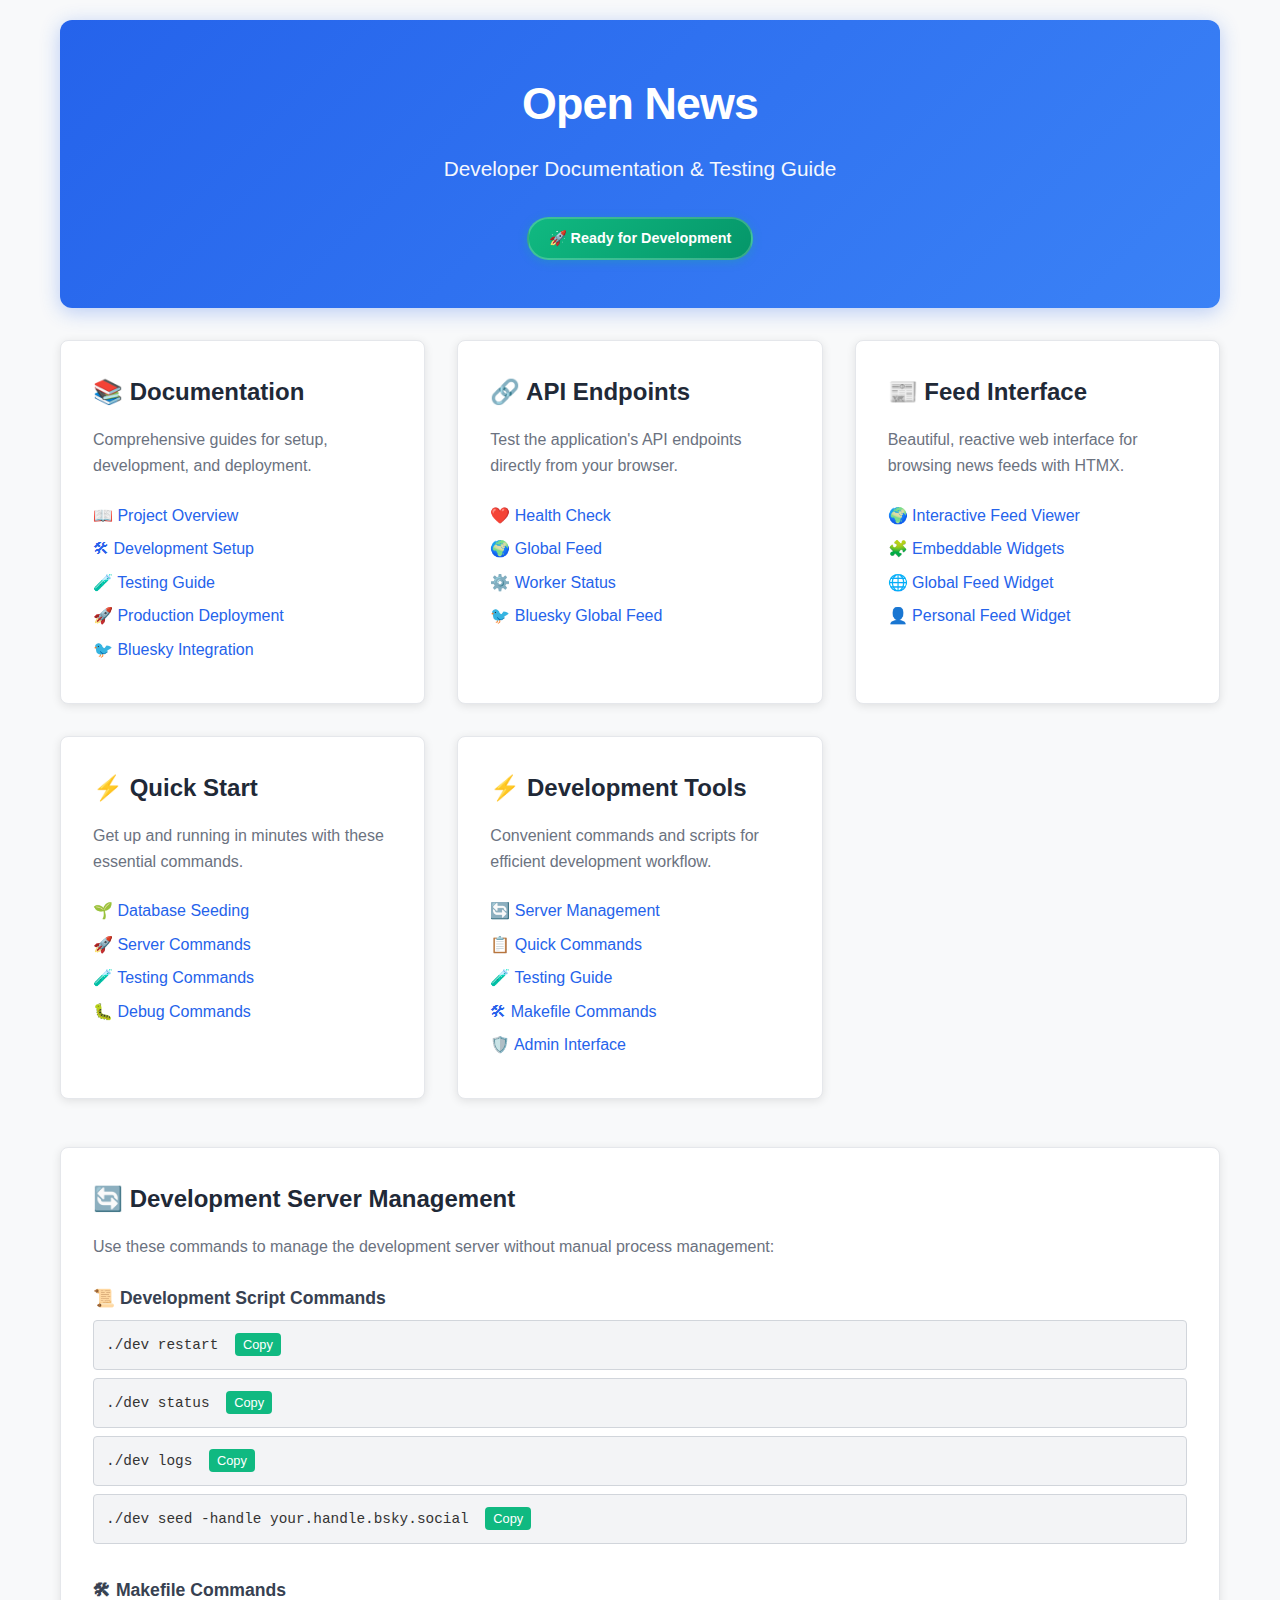
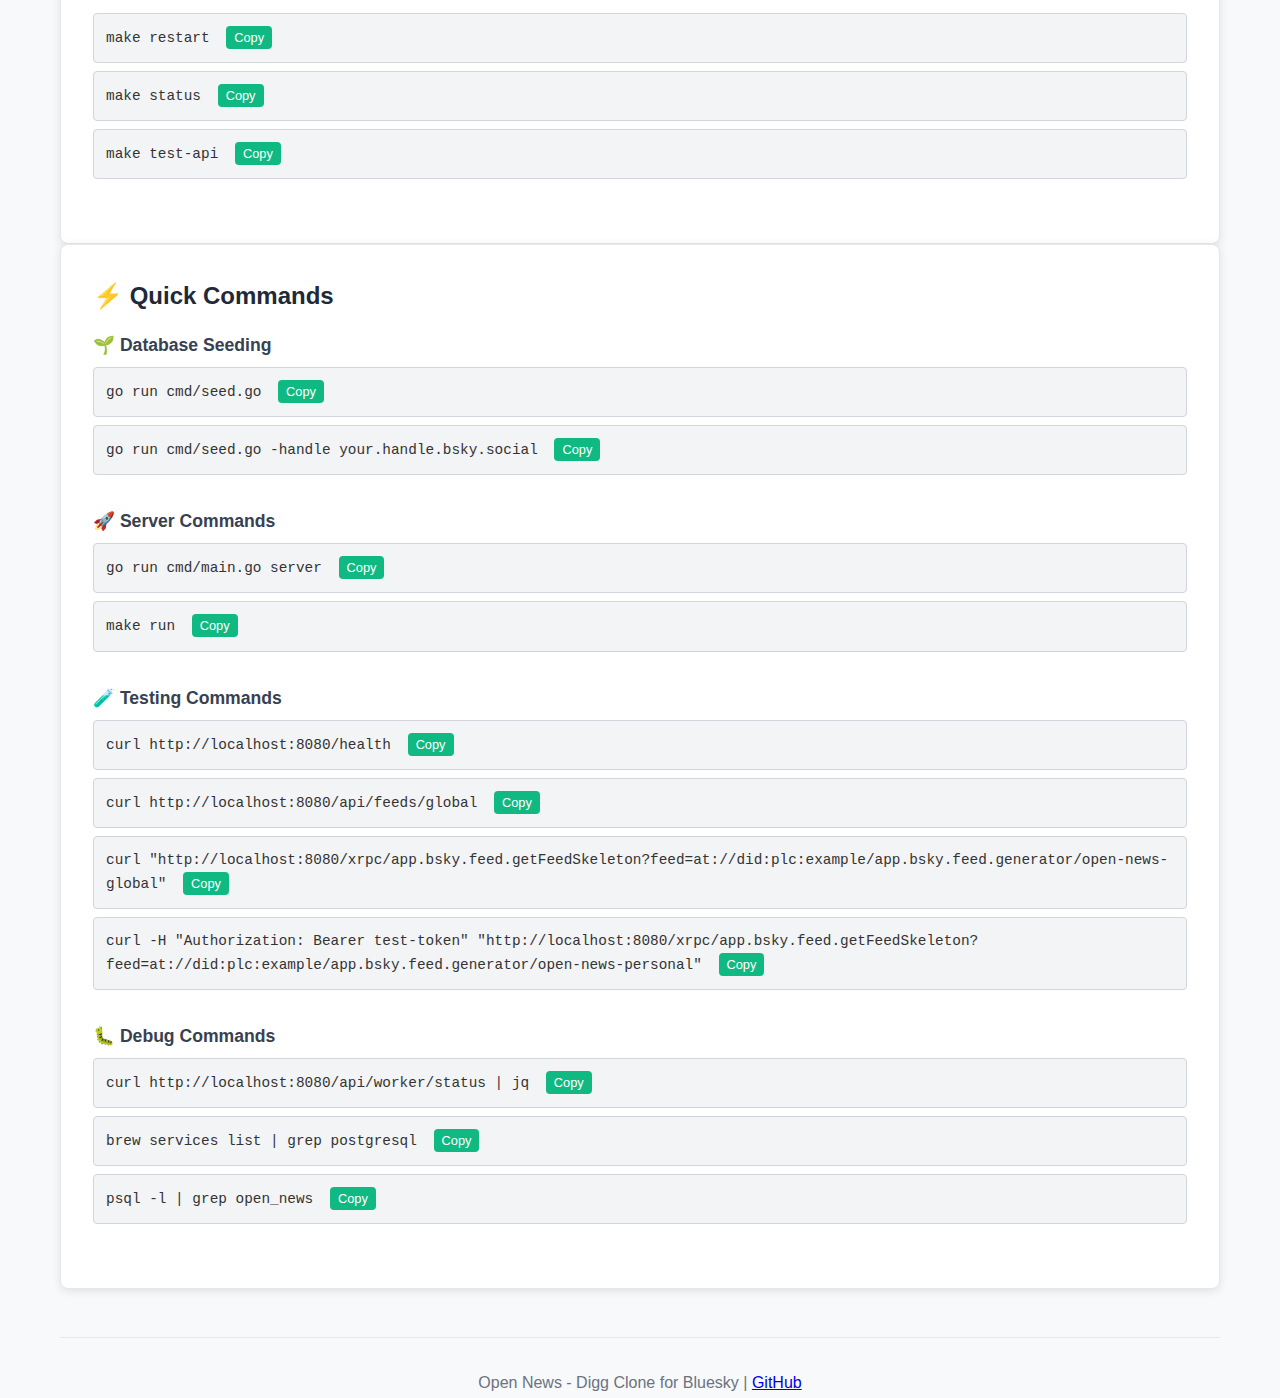
<file: static/index.html>
<!DOCTYPE html>
<html lang="en">
<head>
    <meta charset="UTF-8">
    <meta name="viewport" content="width=device-width, initial-scale=1.0">
    <title>Open News - Developer Documentation</title>
    <style>
        * {
            margin: 0;
            padding: 0;
            box-sizing: border-box;
        }
        
        body {
            font-family: -apple-system, BlinkMacSystemFont, 'Segoe UI', Roboto, Oxygen, Ubuntu, Cantarell, sans-serif;
            line-height: 1.6;
            color: #333;
            background: #f8f9fa;
        }
        
        .container {
            max-width: 1200px;
            margin: 0 auto;
            padding: 20px;
        }
        
        header {
            background: linear-gradient(135deg, #2563eb 0%, #3b82f6 100%);
            color: white;
            padding: 3rem 2rem;
            margin-bottom: 2rem;
            border-radius: 12px;
            text-align: center;
            box-shadow: 0 4px 20px rgba(37, 99, 235, 0.3);
        }
        
        h1 {
            font-size: 2.8rem;
            margin-bottom: 0.75rem;
            font-weight: 700;
            letter-spacing: -0.02em;
        }
        
        .subtitle {
            font-size: 1.3rem;
            opacity: 0.95;
            font-weight: 400;
            margin-bottom: 1.5rem;
        }
        
        .docs-grid {
            display: grid;
            grid-template-columns: repeat(auto-fit, minmax(300px, 1fr));
            gap: 2rem;
            margin-bottom: 3rem;
        }
        
        .doc-card {
            background: white;
            border-radius: 8px;
            padding: 2rem;
            box-shadow: 0 2px 10px rgba(0,0,0,0.1);
            border: 1px solid #e5e7eb;
            transition: transform 0.2s, box-shadow 0.2s;
        }
        
        .doc-card:hover {
            transform: translateY(-2px);
            box-shadow: 0 4px 20px rgba(0,0,0,0.15);
        }
        
        .doc-card h2 {
            color: #1f2937;
            margin-bottom: 1rem;
            font-size: 1.5rem;
        }
        
        .doc-card p {
            color: #6b7280;
            margin-bottom: 1.5rem;
        }
        
        .doc-links {
            list-style: none;
        }
        
        .doc-links li {
            margin-bottom: 0.5rem;
        }
        
        .doc-links a {
            color: #2563eb;
            text-decoration: none;
            font-weight: 500;
        }
        
        .doc-links a:hover {
            text-decoration: underline;
        }
        
        .quick-commands {
            background: white;
            border-radius: 8px;
            padding: 2rem;
            box-shadow: 0 2px 10px rgba(0,0,0,0.1);
            border: 1px solid #e5e7eb;
        }
        
        .quick-commands h2 {
            color: #1f2937;
            margin-bottom: 1rem;
        }
        
        .command-section {
            margin-bottom: 2rem;
        }
        
        .command-section h3 {
            color: #374151;
            margin-bottom: 0.5rem;
            font-size: 1.1rem;
        }
        
        .command {
            background: #f3f4f6;
            border: 1px solid #d1d5db;
            border-radius: 4px;
            padding: 0.75rem;
            font-family: 'Monaco', 'Menlo', 'Ubuntu Mono', monospace;
            font-size: 0.9rem;
            margin-bottom: 0.5rem;
            overflow-x: auto;
        }
        
        .command:hover {
            background: #e5e7eb;
            cursor: pointer;
        }
        
        .copy-btn {
            background: #10b981;
            color: white;
            border: none;
            padding: 0.25rem 0.5rem;
            border-radius: 4px;
            font-size: 0.8rem;
            cursor: pointer;
            margin-left: 0.5rem;
        }
        
        .copy-btn:hover {
            background: #059669;
        }
        
        .status-badge {
            display: inline-block;
            background: linear-gradient(135deg, #10b981 0%, #059669 100%);
            color: white;
            padding: 0.5rem 1.25rem;
            border-radius: 25px;
            font-size: 0.9rem;
            font-weight: 600;
            margin-top: 0.5rem;
            box-shadow: 0 2px 10px rgba(16, 185, 129, 0.3);
            border: 2px solid rgba(255, 255, 255, 0.2);
        }
        
        footer {
            text-align: center;
            color: #6b7280;
            margin-top: 3rem;
            padding-top: 2rem;
            border-top: 1px solid #e5e7eb;
        }
        
        @media (max-width: 768px) {
            .container {
                padding: 10px;
            }
            
            header {
                padding: 2rem 1rem;
                margin-bottom: 1.5rem;
            }
            
            h1 {
                font-size: 2.2rem;
            }
            
            .subtitle {
                font-size: 1.1rem;
            }
            
            .docs-grid {
                grid-template-columns: 1fr;
                gap: 1rem;
            }
            
            .doc-card {
                padding: 1.5rem;
            }
        }
    </style>
</head>
<body>
    <div class="container">
        <header>
            <h1>Open News</h1>
            <p class="subtitle">Developer Documentation & Testing Guide</p>
            <div class="status-badge">🚀 Ready for Development</div>
        </header>
        
        <div class="docs-grid">
            <div class="doc-card">
                <h2>📚 Documentation</h2>
                <p>Comprehensive guides for setup, development, and deployment.</p>
                <ul class="doc-links">
                    <li><a href="/doc/README" target="_blank">📖 Project Overview</a></li>
                    <li><a href="/doc/DEVELOPMENT" target="_blank">🛠 Development Setup</a></li>
                    <li><a href="/doc/TESTING" target="_blank">🧪 Testing Guide</a></li>
                    <li><a href="/doc/PRODUCTION_DEPLOYMENT" target="_blank">🚀 Production Deployment</a></li>
                    <li><a href="/doc/BLUESKY_FEEDS" target="_blank">🐦 Bluesky Integration</a></li>
                </ul>
            </div>
            
            <div class="doc-card">
                <h2>🔗 API Endpoints</h2>
                <p>Test the application's API endpoints directly from your browser.</p>
                <ul class="doc-links">
                    <li><a href="/health" target="_blank">❤️ Health Check</a></li>
                    <li><a href="/api/feeds/global" target="_blank">🌍 Global Feed</a></li>
                    <li><a href="/api/worker/status" target="_blank">⚙️ Worker Status</a></li>
                    <li><a href="/xrpc/app.bsky.feed.getFeedSkeleton?feed=at://did:plc:example/app.bsky.feed.generator/open-news-global" target="_blank">🐦 Bluesky Global Feed</a></li>
                </ul>
            </div>
            
            <div class="doc-card">
                <h2>📰 Feed Interface</h2>
                <p>Beautiful, reactive web interface for browsing news feeds with HTMX.</p>
                <ul class="doc-links">
                    <li><a href="/feeds" target="_blank">🌍 Interactive Feed Viewer</a></li>
                    <li><a href="/widget-examples.html" target="_blank">🧩 Embeddable Widgets</a></li>
                    <li><a href="/widget/global" target="_blank">🌐 Global Feed Widget</a></li>
                    <li><a href="/widget/personal?user=bsky.app" target="_blank">👤 Personal Feed Widget</a></li>
                </ul>
            </div>
            
            <div class="doc-card">
                <h2>⚡ Quick Start</h2>
                <p>Get up and running in minutes with these essential commands.</p>
                <ul class="doc-links">
                    <li><a href="#seed-commands">🌱 Database Seeding</a></li>
                    <li><a href="#server-commands">🚀 Server Commands</a></li>
                    <li><a href="#test-commands">🧪 Testing Commands</a></li>
                    <li><a href="#debug-commands">🐛 Debug Commands</a></li>
                </ul>
            </div>
            <div class="doc-card">
                <h2>⚡ Development Tools</h2>
                <p>Convenient commands and scripts for efficient development workflow.</p>
                <ul class="doc-links">
                    <li><a href="#dev-commands">🔄 Server Management</a></li>
                    <li><a href="#quick-commands">📋 Quick Commands</a></li>
                    <li><a href="/doc/TESTING" target="_blank">🧪 Testing Guide</a></li>
                    <li><a href="#makefile-commands">🛠 Makefile Commands</a></li>
                    <li><a href="/admin" target="_blank">🛡️ Admin Interface</a></li>
                </ul>
            </div>
        </div>
        
        <div class="quick-commands">
            <h2>🔄 Development Server Management</h2>
            <p style="margin-bottom: 1.5rem; color: #6b7280;">Use these commands to manage the development server without manual process management:</p>
            
            <div class="command-section" id="dev-commands">
                <h3>📜 Development Script Commands</h3>
                <div class="command" onclick="copyCommand(this)">
                    ./dev restart
                    <button class="copy-btn" onclick="event.stopPropagation(); copyText('./dev restart')">Copy</button>
                </div>
                <div class="command" onclick="copyCommand(this)">
                    ./dev status
                    <button class="copy-btn" onclick="event.stopPropagation(); copyText('./dev status')">Copy</button>
                </div>
                <div class="command" onclick="copyCommand(this)">
                    ./dev logs
                    <button class="copy-btn" onclick="event.stopPropagation(); copyText('./dev logs')">Copy</button>
                </div>
                <div class="command" onclick="copyCommand(this)">
                    ./dev seed -handle your.handle.bsky.social
                    <button class="copy-btn" onclick="event.stopPropagation(); copyText('./dev seed -handle your.handle.bsky.social')">Copy</button>
                </div>
            </div>
            
            <div class="command-section" id="makefile-commands">
                <h3>🛠 Makefile Commands</h3>
                <div class="command" onclick="copyCommand(this)">
                    make restart
                    <button class="copy-btn" onclick="event.stopPropagation(); copyText('make restart')">Copy</button>
                </div>
                <div class="command" onclick="copyCommand(this)">
                    make status
                    <button class="copy-btn" onclick="event.stopPropagation(); copyText('make status')">Copy</button>
                </div>
                <div class="command" onclick="copyCommand(this)">
                    make test-api
                    <button class="copy-btn" onclick="event.stopPropagation(); copyText('make test-api')">Copy</button>
                </div>
            </div>
        </div>
        
        <div class="quick-commands">
            <h2>⚡ Quick Commands</h2>
            
            <div class="command-section" id="seed-commands">
                <h3>🌱 Database Seeding</h3>
                <div class="command" onclick="copyCommand(this)">
                    go run cmd/seed.go
                    <button class="copy-btn" onclick="event.stopPropagation(); copyText('go run cmd/seed.go')">Copy</button>
                </div>
                <div class="command" onclick="copyCommand(this)">
                    go run cmd/seed.go -handle your.handle.bsky.social
                    <button class="copy-btn" onclick="event.stopPropagation(); copyText('go run cmd/seed.go -handle your.handle.bsky.social')">Copy</button>
                </div>
            </div>
            
            <div class="command-section" id="server-commands">
                <h3>🚀 Server Commands</h3>
                <div class="command" onclick="copyCommand(this)">
                    go run cmd/main.go server
                    <button class="copy-btn" onclick="event.stopPropagation(); copyText('go run cmd/main.go server')">Copy</button>
                </div>
                <div class="command" onclick="copyCommand(this)">
                    make run
                    <button class="copy-btn" onclick="event.stopPropagation(); copyText('make run')">Copy</button>
                </div>
            </div>
            
            <div class="command-section" id="test-commands">
                <h3>🧪 Testing Commands</h3>
                <div class="command" onclick="copyCommand(this)">
                    curl http://localhost:8080/health
                    <button class="copy-btn" onclick="event.stopPropagation(); copyText('curl http://localhost:8080/health')">Copy</button>
                </div>
                <div class="command" onclick="copyCommand(this)">
                    curl http://localhost:8080/api/feeds/global
                    <button class="copy-btn" onclick="event.stopPropagation(); copyText('curl http://localhost:8080/api/feeds/global')">Copy</button>
                </div>
                <div class="command" onclick="copyCommand(this)">
                    curl "http://localhost:8080/xrpc/app.bsky.feed.getFeedSkeleton?feed=at://did:plc:example/app.bsky.feed.generator/open-news-global"
                    <button class="copy-btn" onclick="event.stopPropagation(); copyText('curl &quot;http://localhost:8080/xrpc/app.bsky.feed.getFeedSkeleton?feed=at://did:plc:example/app.bsky.feed.generator/open-news-global&quot;')">Copy</button>
                </div>
                <div class="command" onclick="copyCommand(this)">
                    curl -H "Authorization: Bearer test-token" "http://localhost:8080/xrpc/app.bsky.feed.getFeedSkeleton?feed=at://did:plc:example/app.bsky.feed.generator/open-news-personal"
                    <button class="copy-btn" onclick="event.stopPropagation(); copyText('curl -H &quot;Authorization: Bearer test-token&quot; &quot;http://localhost:8080/xrpc/app.bsky.feed.getFeedSkeleton?feed=at://did:plc:example/app.bsky.feed.generator/open-news-personal&quot;')">Copy</button>
                </div>
            </div>
            
            <div class="command-section" id="debug-commands">
                <h3>🐛 Debug Commands</h3>
                <div class="command" onclick="copyCommand(this)">
                    curl http://localhost:8080/api/worker/status | jq
                    <button class="copy-btn" onclick="event.stopPropagation(); copyText('curl http://localhost:8080/api/worker/status | jq')">Copy</button>
                </div>
                <div class="command" onclick="copyCommand(this)">
                    brew services list | grep postgresql
                    <button class="copy-btn" onclick="event.stopPropagation(); copyText('brew services list | grep postgresql')">Copy</button>
                </div>
                <div class="command" onclick="copyCommand(this)">
                    psql -l | grep open_news
                    <button class="copy-btn" onclick="event.stopPropagation(); copyText('psql -l | grep open_news')">Copy</button>
                </div>
            </div>
        </div>
        
        <footer>
            <p>Open News - Digg Clone for Bluesky | <a href="https://github.com/your-username/open-news" target="_blank">GitHub</a></p>
        </footer>
    </div>
    
    <script>
        function copyText(text) {
            navigator.clipboard.writeText(text).then(function() {
                // Show feedback
                const btn = event.target;
                const originalText = btn.textContent;
                btn.textContent = '✓ Copied!';
                btn.style.background = '#059669';
                setTimeout(() => {
                    btn.textContent = originalText;
                    btn.style.background = '#10b981';
                }, 2000);
            });
        }
        
        function copyCommand(element) {
            const command = element.textContent.replace('Copy', '').trim();
            copyText(command);
        }
        
        // Add click-to-copy functionality to all commands
        document.querySelectorAll('.command').forEach(cmd => {
            cmd.style.cursor = 'pointer';
            cmd.title = 'Click to copy command';
        });
    </script>
</body>
</html>
</file>
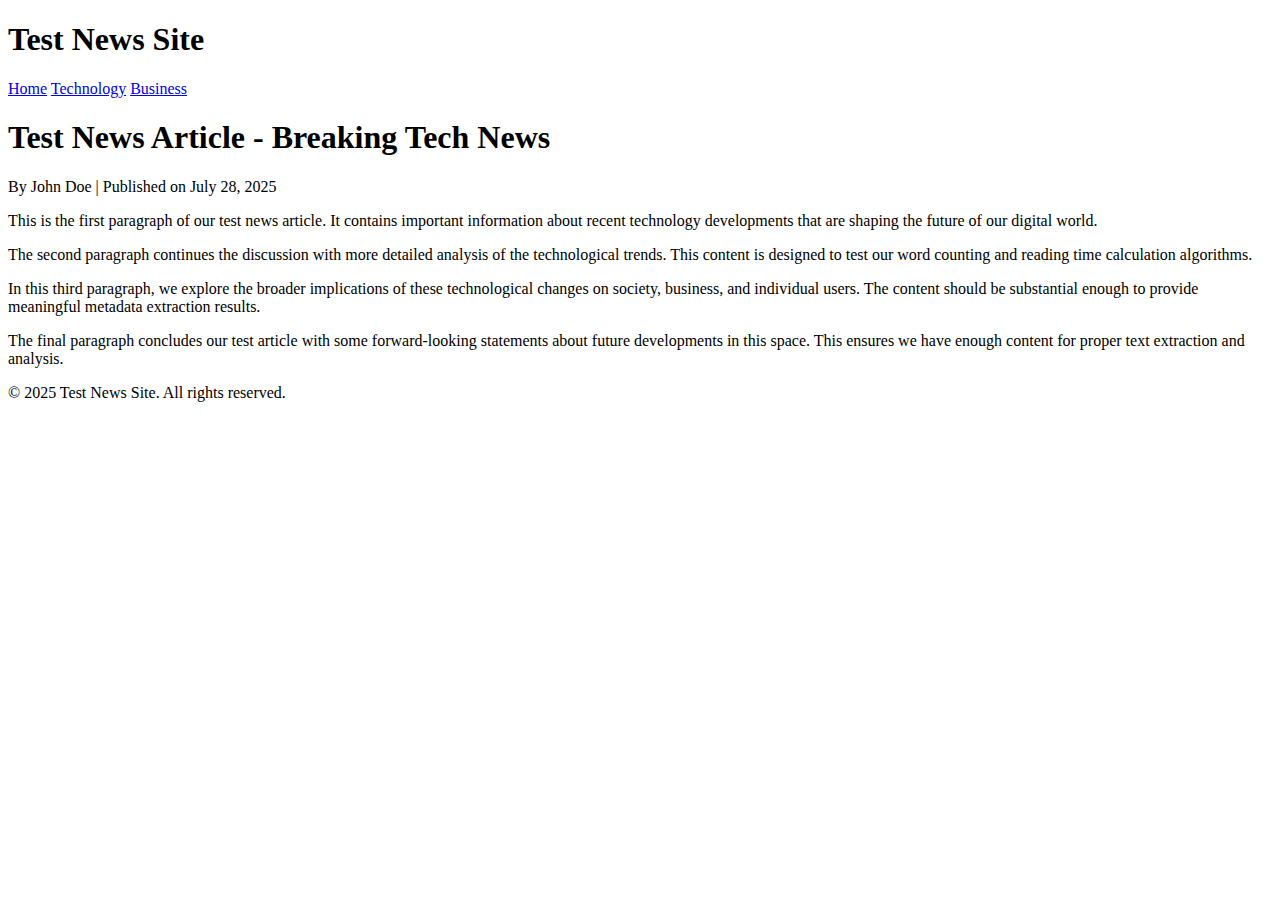
<file: internal/metadata/testdata/sample_article.html>
<!DOCTYPE html>
<html lang="en">
<head>
    <meta charset="UTF-8">
    <meta name="viewport" content="width=device-width, initial-scale=1.0">
    <title>Test News Article - Breaking Tech News</title>
    <meta name="description" content="This is a test news article about technology developments and their impact on society.">
    <meta name="author" content="John Doe">
    <meta name="keywords" content="technology, news, testing">
    
    <!-- Open Graph -->
    <meta property="og:title" content="Test News Article - Breaking Tech News">
    <meta property="og:description" content="This is a test news article about technology developments and their impact on society.">
    <meta property="og:image" content="https://example.com/image.jpg">
    <meta property="og:site_name" content="Test News Site">
    <meta property="og:type" content="article">
    <meta property="article:published_time" content="2025-07-28T12:00:00Z">
    <meta property="article:author" content="John Doe">
    
    <!-- Twitter Card -->
    <meta name="twitter:card" content="summary_large_image">
    <meta name="twitter:title" content="Test News Article - Breaking Tech News">
    <meta name="twitter:description" content="This is a test news article about technology developments and their impact on society.">
    <meta name="twitter:image" content="https://example.com/image.jpg">
    
    <!-- JSON-LD -->
    <script type="application/ld+json">
    {
        "@context": "https://schema.org",
        "@type": "NewsArticle",
        "headline": "Test News Article - Breaking Tech News",
        "description": "This is a test news article about technology developments and their impact on society.",
        "author": {
            "@type": "Person",
            "name": "John Doe"
        },
        "publisher": {
            "@type": "NewsMediaOrganization",
            "name": "Test News Site",
            "logo": {
                "@type": "ImageObject",
                "url": "https://example.com/logo.png"
            }
        },
        "datePublished": "2025-07-28T12:00:00Z",
        "image": "https://example.com/image.jpg",
        "url": "https://example.com/test-article"
    }
    </script>
</head>
<body>
    <header>
        <h1>Test News Site</h1>
        <nav>
            <a href="/">Home</a>
            <a href="/tech">Technology</a>
            <a href="/business">Business</a>
        </nav>
    </header>
    
    <main>
        <article>
            <h1>Test News Article - Breaking Tech News</h1>
            <p class="byline">By John Doe | Published on July 28, 2025</p>
            
            <p>This is the first paragraph of our test news article. It contains important information about recent technology developments that are shaping the future of our digital world.</p>
            
            <p>The second paragraph continues the discussion with more detailed analysis of the technological trends. This content is designed to test our word counting and reading time calculation algorithms.</p>
            
            <p>In this third paragraph, we explore the broader implications of these technological changes on society, business, and individual users. The content should be substantial enough to provide meaningful metadata extraction results.</p>
            
            <p>The final paragraph concludes our test article with some forward-looking statements about future developments in this space. This ensures we have enough content for proper text extraction and analysis.</p>
        </article>
    </main>
    
    <footer>
        <p>&copy; 2025 Test News Site. All rights reserved.</p>
    </footer>
</body>
</html>
</file>
